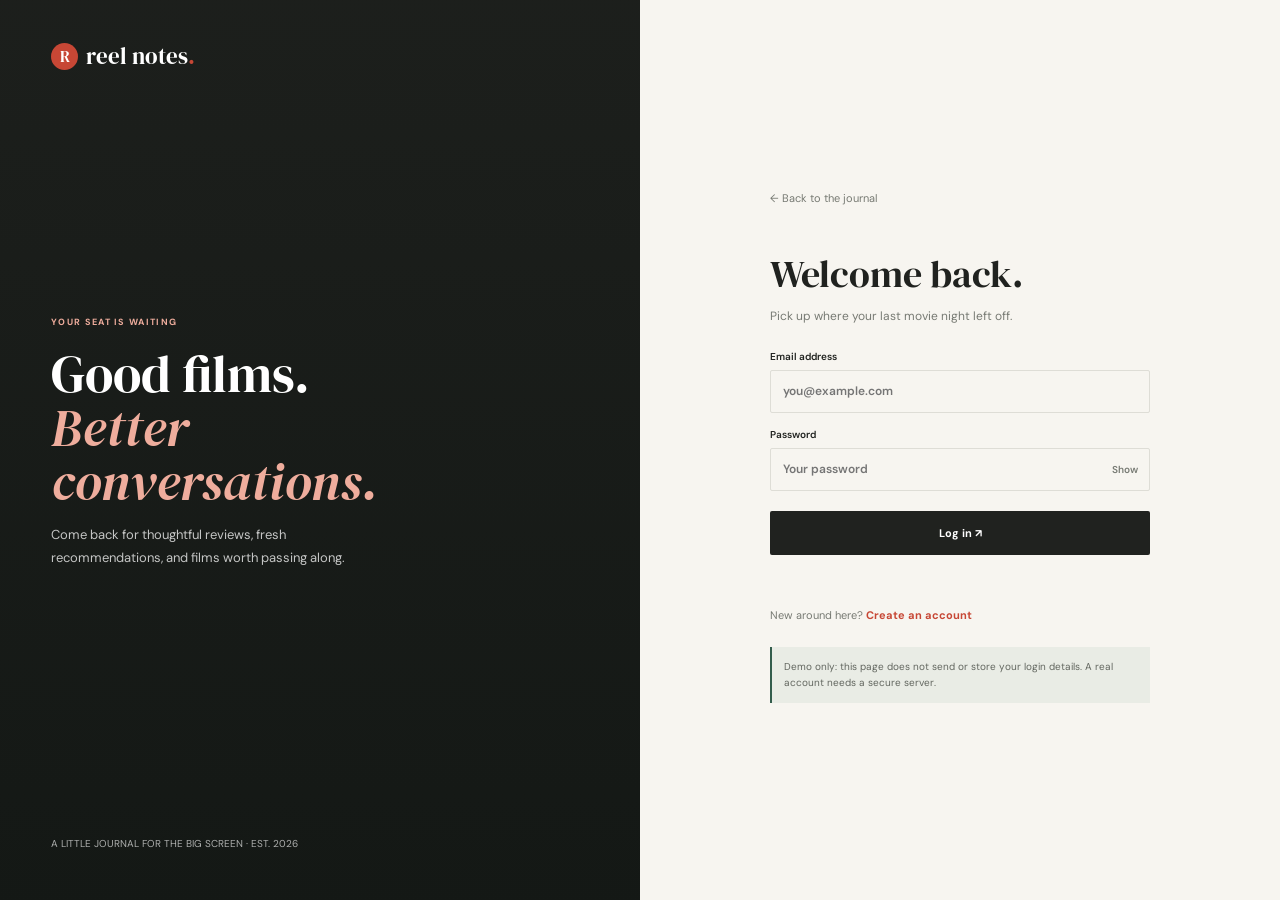
<file: login.html>
<!doctype html>
<html lang="en">
<head>
  <meta charset="utf-8">
  <meta name="viewport" content="width=device-width, initial-scale=1">
  <meta name="description" content="Log in to Reel Notes, your movie review and recommendation journal.">
  <title>Log in — Reel Notes</title>
  <link rel="preconnect" href="https://fonts.googleapis.com">
  <link rel="preconnect" href="https://fonts.gstatic.com" crossorigin>
  <link href="https://fonts.googleapis.com/css2?family=DM+Sans:wght@400;500;600;700&family=DM+Serif+Display&display=swap" rel="stylesheet">
  <link rel="stylesheet" href="styles.css">
  <script src="script.js" defer></script>
</head>
<body class="auth-page">
  <aside class="auth-art">
    <a class="wordmark" href="index.html"><span class="wordmark-icon">R</span> reel notes<span class="wordmark-period">.</span></a>
    <div class="auth-art-copy"><p class="eyebrow">YOUR SEAT IS WAITING</p><h1>Good films.<br><em>Better conversations.</em></h1><p>Come back for thoughtful reviews, fresh recommendations, and films worth passing along.</p></div>
    <p class="auth-art-foot">A LITTLE JOURNAL FOR THE BIG SCREEN · EST. 2026</p>
  </aside>
  <main class="auth-panel">
    <section class="auth-inner">
      <a class="back-link" href="index.html">← Back to the journal</a>
      <h2>Welcome back.</h2>
      <p class="auth-subtitle">Pick up where your last movie night left off.</p>
      <form class="auth-form" id="login-form">
        <label class="field-label" for="login-email">Email address<input id="login-email" name="email" type="email" placeholder="you@example.com" autocomplete="email" required></label>
        <label class="field-label" for="login-password">Password<span class="password-wrap"><input id="login-password" name="password" type="password" placeholder="Your password" autocomplete="current-password" required><button class="password-toggle" type="button" data-target="#login-password" aria-label="Show password">Show</button></span></label>
        <button class="auth-submit" type="submit">Log in <span aria-hidden="true">↗</span></button>
        <p class="auth-notice" id="auth-notice" aria-live="polite"></p>
      </form>
      <p class="auth-switch">New around here? <a href="signup.html">Create an account</a></p>
      <p class="demo-note">Demo only: this page does not send or store your login details. A real account needs a secure server.</p>
    </section>
  </main>
</body>
</html>
</file>
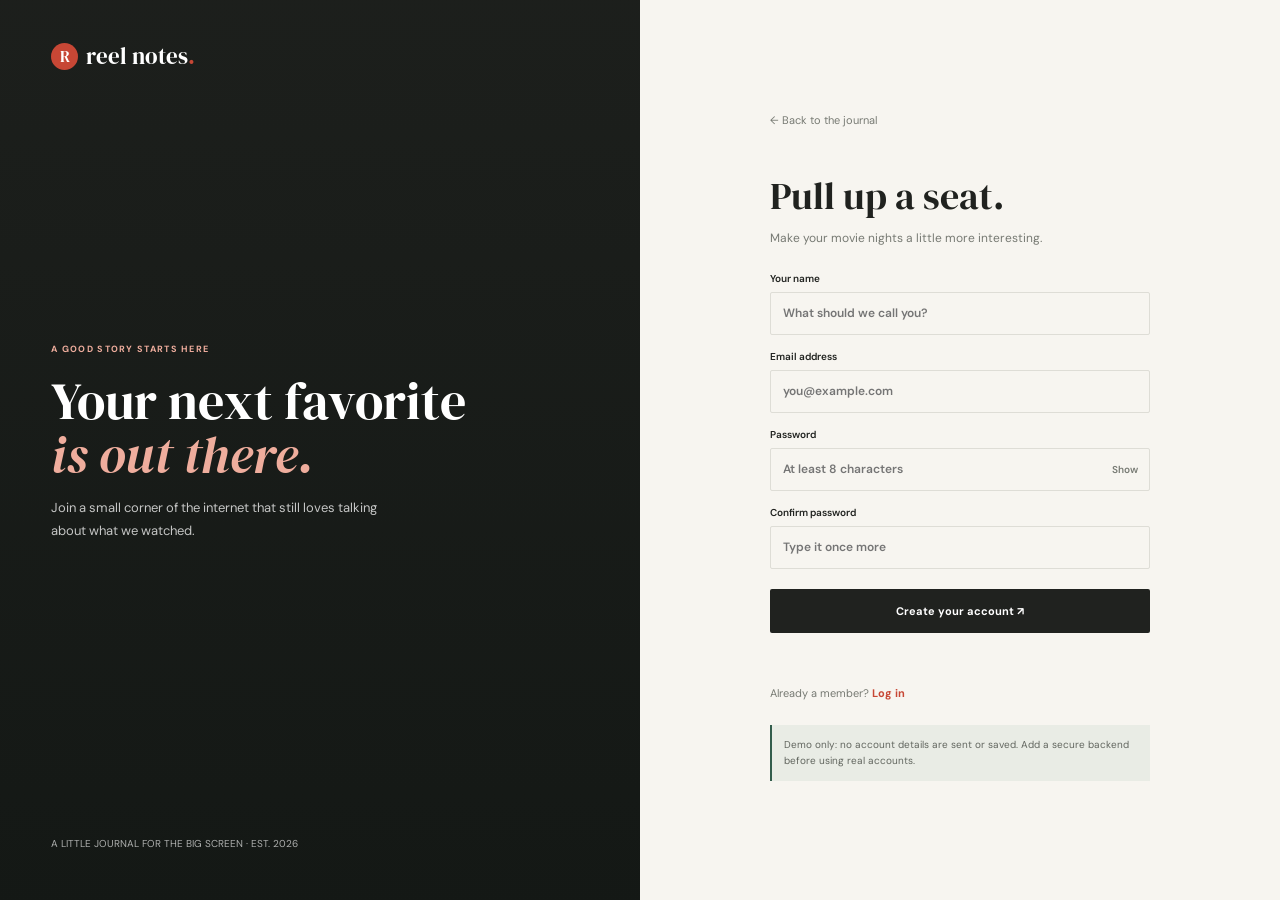
<file: signup.html>
<!doctype html>
<html lang="en">
<head>
  <meta charset="utf-8">
  <meta name="viewport" content="width=device-width, initial-scale=1">
  <meta name="description" content="Join Reel Notes for thoughtful movie reviews and recommendations.">
  <title>Sign up — Reel Notes</title>
  <link rel="preconnect" href="https://fonts.googleapis.com">
  <link rel="preconnect" href="https://fonts.gstatic.com" crossorigin>
  <link href="https://fonts.googleapis.com/css2?family=DM+Sans:wght@400;500;600;700&family=DM+Serif+Display&display=swap" rel="stylesheet">
  <link rel="stylesheet" href="styles.css">
  <script src="script.js" defer></script>
</head>
<body class="auth-page">
  <aside class="auth-art">
    <a class="wordmark" href="index.html"><span class="wordmark-icon">R</span> reel notes<span class="wordmark-period">.</span></a>
    <div class="auth-art-copy"><p class="eyebrow">A GOOD STORY STARTS HERE</p><h1>Your next favorite<br><em>is out there.</em></h1><p>Join a small corner of the internet that still loves talking about what we watched.</p></div>
    <p class="auth-art-foot">A LITTLE JOURNAL FOR THE BIG SCREEN · EST. 2026</p>
  </aside>
  <main class="auth-panel">
    <section class="auth-inner">
      <a class="back-link" href="index.html">← Back to the journal</a>
      <h2>Pull up a seat.</h2>
      <p class="auth-subtitle">Make your movie nights a little more interesting.</p>
      <form class="auth-form" id="signup-form">
        <label class="field-label" for="signup-name">Your name<input id="signup-name" name="name" type="text" placeholder="What should we call you?" autocomplete="name" required></label>
        <label class="field-label" for="signup-email">Email address<input id="signup-email" name="email" type="email" placeholder="you@example.com" autocomplete="email" required></label>
        <label class="field-label" for="signup-password">Password<span class="password-wrap"><input id="signup-password" name="password" type="password" placeholder="At least 8 characters" autocomplete="new-password" minlength="8" required><button class="password-toggle" type="button" data-target="#signup-password" aria-label="Show password">Show</button></span></label>
        <label class="field-label" for="signup-confirm">Confirm password<input id="signup-confirm" name="confirm-password" type="password" placeholder="Type it once more" autocomplete="new-password" minlength="8" required></label>
        <button class="auth-submit" type="submit">Create your account <span aria-hidden="true">↗</span></button>
        <p class="auth-notice" id="auth-notice" aria-live="polite"></p>
      </form>
      <p class="auth-switch">Already a member? <a href="login.html">Log in</a></p>
      <p class="demo-note">Demo only: no account details are sent or saved. Add a secure backend before using real accounts.</p>
    </section>
  </main>
</body>
</html>
</file>
<file: styles.css>
@import url('https://fonts.googleapis.com/css2?family=DM+Sans:wght@400;500;600;700&family=DM+Serif+Display&display=swap');

:root {
  color-scheme: light;
  --paper: #f7f5f0;
  --ink: #20221f;
  --muted: #777a73;
  --line: #deddd6;
  --red: #c74735;
  --green: #335d4c;
  --display: 'DM Serif Display', Georgia, serif;
  --body: 'DM Sans', 'Trebuchet MS', sans-serif;
}

* { box-sizing: border-box; }
html { scroll-behavior: smooth; }
body { margin: 0; background: var(--paper); color: var(--ink); font-family: var(--body); font-size: 14px; }
a { color: inherit; text-decoration: none; }
button, input { font: inherit; }
button { color: inherit; }
.site-header { height: 78px; padding: 0 7.2%; display: flex; align-items: center; justify-content: space-between; border-bottom: 1px solid var(--line); }
.wordmark { display: inline-flex; align-items: center; gap: 8px; font-family: var(--display); font-size: 23px; }
.wordmark-icon { display: grid; place-items: center; width: 27px; height: 27px; border-radius: 50%; color: white; background: var(--red); font: 16px var(--display); }
.wordmark-period { color: var(--red); margin-left: -8px; }
.main-nav, .header-actions { display: flex; align-items: center; gap: 32px; }
.nav-link, .login-link { font-size: 12px; color: #65675f; }
.nav-link.active, .nav-link:hover, .login-link:hover { color: var(--ink); }
.header-actions { gap: 20px; }
.button { display: inline-flex; align-items: center; justify-content: center; gap: 10px; background: var(--ink); color: white; border-radius: 3px; font-weight: 600; }
.button-dark:hover { background: var(--green); }
.button-small { min-height: 38px; padding: 0 15px; font-size: 11px; }
.menu-toggle { display: none; border: 0; background: none; font-size: 22px; cursor: pointer; }
.intro-band { height: 48px; display: flex; justify-content: space-between; align-items: center; padding: 0 7.2%; color: var(--muted); font-size: 9px; letter-spacing: 1.1px; }
.intro-date { text-align: right; }
.hero { min-height: 540px; display: grid; grid-template-columns: 1fr 1.12fr; position: relative; padding: 35px 7.2% 58px; background: #eeece5; }
.hero-copy { display: flex; flex-direction: column; align-items: flex-start; justify-content: center; padding: 8px 30px 14px 0; }
.eyebrow { margin: 0; color: var(--red); font-size: 9px; line-height: 1.5; font-weight: 700; letter-spacing: 1.3px; }
.eyebrow-dot { display: inline-block; width: 6px; height: 6px; margin: 0 7px 1px 0; border-radius: 50%; background: var(--red); }
.hero h1 { margin: 24px 0 17px; font: 58px/1.03 var(--display); letter-spacing: 0; }
.hero h1 em, .section-heading h2 em, .newsletter h2 em { color: var(--red); font-weight: 400; }
.hero-description { max-width: 355px; margin: 0; color: #666860; font-size: 13px; line-height: 1.8; }
.text-link { display: inline-flex; align-items: center; gap: 11px; margin-top: 23px; padding-bottom: 5px; border-bottom: 1px solid var(--red); font-size: 11px; font-weight: 700; }
.hero-byline { display: flex; align-items: center; gap: 11px; margin-top: 31px; font-size: 10px; line-height: 1.6; }
.avatar { display: grid; place-items: center; width: 34px; height: 34px; border-radius: 50%; font-size: 10px; font-weight: 700; }
.avatar-red { color: white; background: var(--red); }
.muted { color: var(--muted); }
.hero-image { position: relative; min-height: 440px; overflow: hidden; background: #49433c; }
.hero-image::after { position: absolute; inset: 45% 0 0; content: ''; background: linear-gradient(transparent, rgb(0 0 0 / 43%)); }
.hero-image img { width: 100%; height: 100%; position: absolute; inset: 0; object-fit: cover; filter: saturate(.75); transition: transform .6s; }
.hero-image:hover img { transform: scale(1.025); }
.image-note { z-index: 1; position: absolute; bottom: 21px; left: 22px; display: flex; align-items: center; gap: 9px; color: white; font-size: 9px; letter-spacing: 1px; }
.note-line { width: 23px; height: 1px; background: white; }
.hero-index { position: absolute; bottom: 22px; right: 7.2%; color: var(--muted); font-size: 10px; }
.hero-index span { margin: 0 6px; color: var(--red); }
.section-wrap { padding: 82px 7.2% 90px; }
.section-heading { display: flex; align-items: end; justify-content: space-between; gap: 20px; }
.section-heading h2, .newsletter h2 { margin: 10px 0 0; font: 37px/1.15 var(--display); }
.search-box { width: 225px; height: 38px; display: flex; align-items: center; gap: 8px; padding: 0 11px; border: 1px solid var(--line); background: transparent; color: var(--muted); }
.search-box span { font-size: 22px; }
.search-box input { width: 100%; border: 0; outline: 0; background: transparent; font-size: 11px; }
.search-box:focus-within { border-color: var(--green); }
.filter-row { display: flex; align-items: center; gap: 8px; margin: 28px 0 24px; border-bottom: 1px solid var(--line); padding-bottom: 15px; }
.filter-chip { display: inline-flex; align-items: center; gap: 8px; border: 1px solid var(--line); border-radius: 2px; padding: 8px 11px; background: transparent; font-size: 10px; cursor: pointer; transition: background .2s, color .2s; }
.filter-chip:hover, .filter-chip.selected { border-color: var(--ink); background: var(--ink); color: white; }
.filter-chip span { color: #c8c8c3; font-size: 9px; }
.filter-caption { margin-left: auto; color: var(--muted); font-size: 8px; letter-spacing: .8px; }
.article-grid { display: grid; grid-template-columns: repeat(3, minmax(0, 1fr)); column-gap: 22px; row-gap: 38px; }
.review-card { min-width: 0; animation: rise-in .45s both; }
.review-card:nth-child(2) { animation-delay: .06s; }
.review-card:nth-child(3) { animation-delay: .12s; }
.card-image { display: block; position: relative; overflow: hidden; width: 100%; aspect-ratio: 1.48; background: #d8d5ce; }
.card-image img { width: 100%; height: 100%; object-fit: cover; transition: transform .45s; }
.card-image:hover img { transform: scale(1.04); }
.card-number { position: absolute; bottom: 11px; left: 12px; color: white; font-size: 10px; text-shadow: 0 1px 5px #000; }
.card-meta { display: flex; align-items: center; gap: 7px; min-height: 35px; color: var(--muted); font-size: 8px; letter-spacing: .65px; }
.card-meta > span:first-child { color: var(--red); font-weight: 700; }
.save-button { width: 29px; height: 29px; margin-left: auto; border: 1px solid var(--line); border-radius: 50%; background: transparent; color: var(--muted); font-size: 16px; cursor: pointer; transition: all .2s; }
.save-button:hover, .save-button[aria-pressed="true"] { border-color: var(--red); color: var(--red); }
.review-card h3 { margin: 2px 0 5px; font: 23px var(--display); }
.card-deck { min-height: 34px; margin: 0; color: #777a73; font-size: 11px; line-height: 1.5; }
.card-footer { display: flex; justify-content: space-between; align-items: center; margin-top: 13px; padding-top: 10px; border-top: 1px solid var(--line); color: var(--muted); font-size: 9px; }
.rating { color: var(--red); font-size: 11px; letter-spacing: 1px; }
.rating span { color: #c8c5bc; }
.empty-state { padding: 32px 0; color: var(--muted); text-align: center; }
.newsletter { display: grid; grid-template-columns: 62px 1fr minmax(250px, .75fr); align-items: center; gap: 22px; padding: 53px 7.2%; background: #e9ece5; }
.newsletter-mark { color: var(--green); font-size: 48px; }
.newsletter h2 { font-size: 30px; }
.newsletter-copy > p:last-child { margin: 9px 0 0; color: var(--muted); font-size: 11px; }
.newsletter-form { position: relative; display: flex; border-bottom: 1px solid #8c958b; }
.newsletter-form input { width: 100%; min-width: 0; height: 43px; border: 0; outline: 0; background: transparent; font-size: 11px; }
.newsletter-form button { flex: 0 0 auto; border: 0; background: transparent; color: var(--green); font-size: 11px; font-weight: 700; cursor: pointer; }
.form-message { position: absolute; top: 40px; margin: 4px 0 0; color: var(--green); font-size: 10px; }
.site-footer { min-height: 88px; display: flex; align-items: center; justify-content: space-between; gap: 20px; padding: 15px 7.2%; }
.site-footer .wordmark { font-size: 18px; }
.site-footer .wordmark-icon { width: 23px; height: 23px; font-size: 14px; }
.site-footer > span { color: var(--muted); font-size: 9px; }
.visually-hidden { position: absolute; width: 1px; height: 1px; padding: 0; margin: -1px; overflow: hidden; clip: rect(0, 0, 0, 0); white-space: nowrap; border: 0; }

.auth-page { min-height: 100vh; display: grid; grid-template-columns: 1fr 1fr; }
.auth-art { position: relative; min-height: 100vh; overflow: hidden; padding: 40px 8%; display: flex; flex-direction: column; justify-content: space-between; background: #20221f; color: white; }
.auth-art::before { position: absolute; inset: 0; content: ''; background: linear-gradient(180deg, rgb(15 20 17 / 24%), rgb(15 20 17 / 78%)), url('https://images.unsplash.com/photo-1478720568477-152d9b164e26?auto=format&fit=crop&w=1400&q=85') center/cover; opacity: .9; }
.auth-art > * { position: relative; z-index: 1; }
.auth-art .wordmark { color: white; }
.auth-art-copy { max-width: 440px; margin: auto 0; padding: 50px 0; }
.auth-art-copy .eyebrow { color: #efad9d; }
.auth-art-copy h1 { margin: 17px 0 14px; font: 52px/1.04 var(--display); }
.auth-art-copy h1 em { color: #efad9d; font-weight: 400; }
.auth-art-copy p:last-child { max-width: 340px; color: rgb(255 255 255 / 75%); font-size: 13px; line-height: 1.8; }
.auth-art-foot { color: rgb(255 255 255 / 65%); font-size: 10px; }
.auth-panel { display: grid; place-items: center; padding: 40px 8%; }
.auth-inner { width: min(100%, 380px); }
.back-link { display: inline-block; margin-bottom: 43px; color: var(--muted); font-size: 11px; }
.back-link:hover { color: var(--red); }
.auth-inner h2 { margin: 0; font: 38px var(--display); }
.auth-subtitle { margin: 8px 0 26px; color: var(--muted); font-size: 12px; }
.auth-form { display: grid; gap: 15px; }
.field-label { display: grid; gap: 7px; font-size: 10px; font-weight: 600; }
.field-label input { height: 43px; width: 100%; padding: 0 12px; border: 1px solid var(--line); border-radius: 2px; outline: 0; background: transparent; font-size: 12px; }
.field-label input:focus { border-color: var(--green); }
.password-wrap { position: relative; }
.password-wrap input { padding-right: 58px; }
.password-toggle { position: absolute; top: 0; right: 0; height: 43px; padding: 0 12px; border: 0; background: transparent; color: var(--muted); font-size: 10px; cursor: pointer; }
.auth-submit { height: 44px; margin-top: 5px; border: 0; border-radius: 2px; background: var(--ink); color: white; font-size: 11px; font-weight: 700; cursor: pointer; }
.auth-submit:hover { background: var(--green); }
.auth-notice { min-height: 17px; margin: 0; color: var(--green); font-size: 10px; line-height: 1.5; }
.auth-switch { margin-top: 21px; color: var(--muted); font-size: 11px; }
.auth-switch a { color: var(--red); font-weight: 700; }
.demo-note { margin-top: 25px; padding: 12px; border-left: 2px solid var(--green); background: #e9ece5; color: #62665f; font-size: 10px; line-height: 1.6; }

@keyframes rise-in { from { opacity: 0; transform: translateY(10px); } to { opacity: 1; transform: translateY(0); } }
@media (max-width: 850px) {
  .site-header { padding: 0 5%; }
  .intro-band { padding: 0 5%; }
  .hero { padding-right: 5%; padding-left: 5%; min-height: 500px; }
  .hero h1 { font-size: 48px; }
  .section-wrap { padding: 65px 5%; }
  .newsletter { padding-right: 5%; padding-left: 5%; }
  .site-footer { padding-right: 5%; padding-left: 5%; }
  .hero-index { right: 5%; }
  .article-grid { gap: 28px 16px; }
}
@media (max-width: 640px) {
  .site-header { height: 66px; position: relative; z-index: 3; }
  .menu-toggle { display: block; margin-left: auto; }
  .main-nav { display: none; position: absolute; top: 65px; left: 0; right: 0; padding: 17px 5%; border-bottom: 1px solid var(--line); background: var(--paper); }
  .main-nav.open { display: flex; justify-content: space-between; gap: 12px; }
  .header-actions { gap: 11px; margin-left: 15px; }
  .login-link { display: none; }
  .button-small { min-height: 34px; padding: 0 10px; font-size: 10px; }
  .intro-band { height: 42px; font-size: 8px; }
  .intro-date { display: none; }
  .hero { grid-template-columns: 1fr; padding: 31px 5% 54px; }
  .hero-copy { padding: 12px 0 28px; }
  .hero h1 { font-size: 48px; }
  .hero-image { min-height: 290px; }
  .hero-index { bottom: 19px; }
  .section-wrap { padding-top: 54px; padding-bottom: 65px; }
  .section-heading { align-items: flex-start; flex-direction: column; }
  .section-heading h2 { font-size: 33px; }
  .search-box { width: 100%; }
  .filter-row { overflow-x: auto; padding-bottom: 12px; }
  .filter-chip { flex: 0 0 auto; }
  .filter-caption { display: none; }
  .article-grid { grid-template-columns: repeat(2, minmax(0, 1fr)); gap: 28px 13px; }
  .card-image { aspect-ratio: 1.15; }
  .review-card h3 { font-size: 19px; }
  .card-deck { min-height: 50px; font-size: 10px; }
  .card-meta { gap: 4px; font-size: 7px; }
  .save-button { width: 26px; height: 26px; }
  .newsletter { grid-template-columns: 40px 1fr; gap: 12px; padding-top: 38px; padding-bottom: 46px; }
  .newsletter-mark { font-size: 34px; }
  .newsletter h2 { font-size: 26px; }
  .newsletter-copy > p:last-child { line-height: 1.6; }
  .newsletter-form { grid-column: 1 / -1; margin-top: 12px; }
  .site-footer { flex-wrap: wrap; justify-content: space-between; padding-top: 20px; padding-bottom: 20px; }
  .site-footer > span:nth-child(2) { display: none; }
  .auth-page { grid-template-columns: 1fr; }
  .auth-art { min-height: 245px; padding: 25px 7%; }
  .auth-art-copy { padding: 24px 0 15px; }
  .auth-art-copy h1 { margin: 10px 0 7px; font-size: 34px; }
  .auth-art-copy p:last-child { margin: 0; font-size: 11px; }
  .auth-art-foot { display: none; }
  .auth-panel { padding: 36px 7% 50px; }
  .back-link { margin-bottom: 25px; }
}
@media (prefers-reduced-motion: reduce) {
  *, *::before, *::after { scroll-behavior: auto !important; animation-duration: .01ms !important; animation-iteration-count: 1 !important; transition-duration: .01ms !important; }
}
</file>
